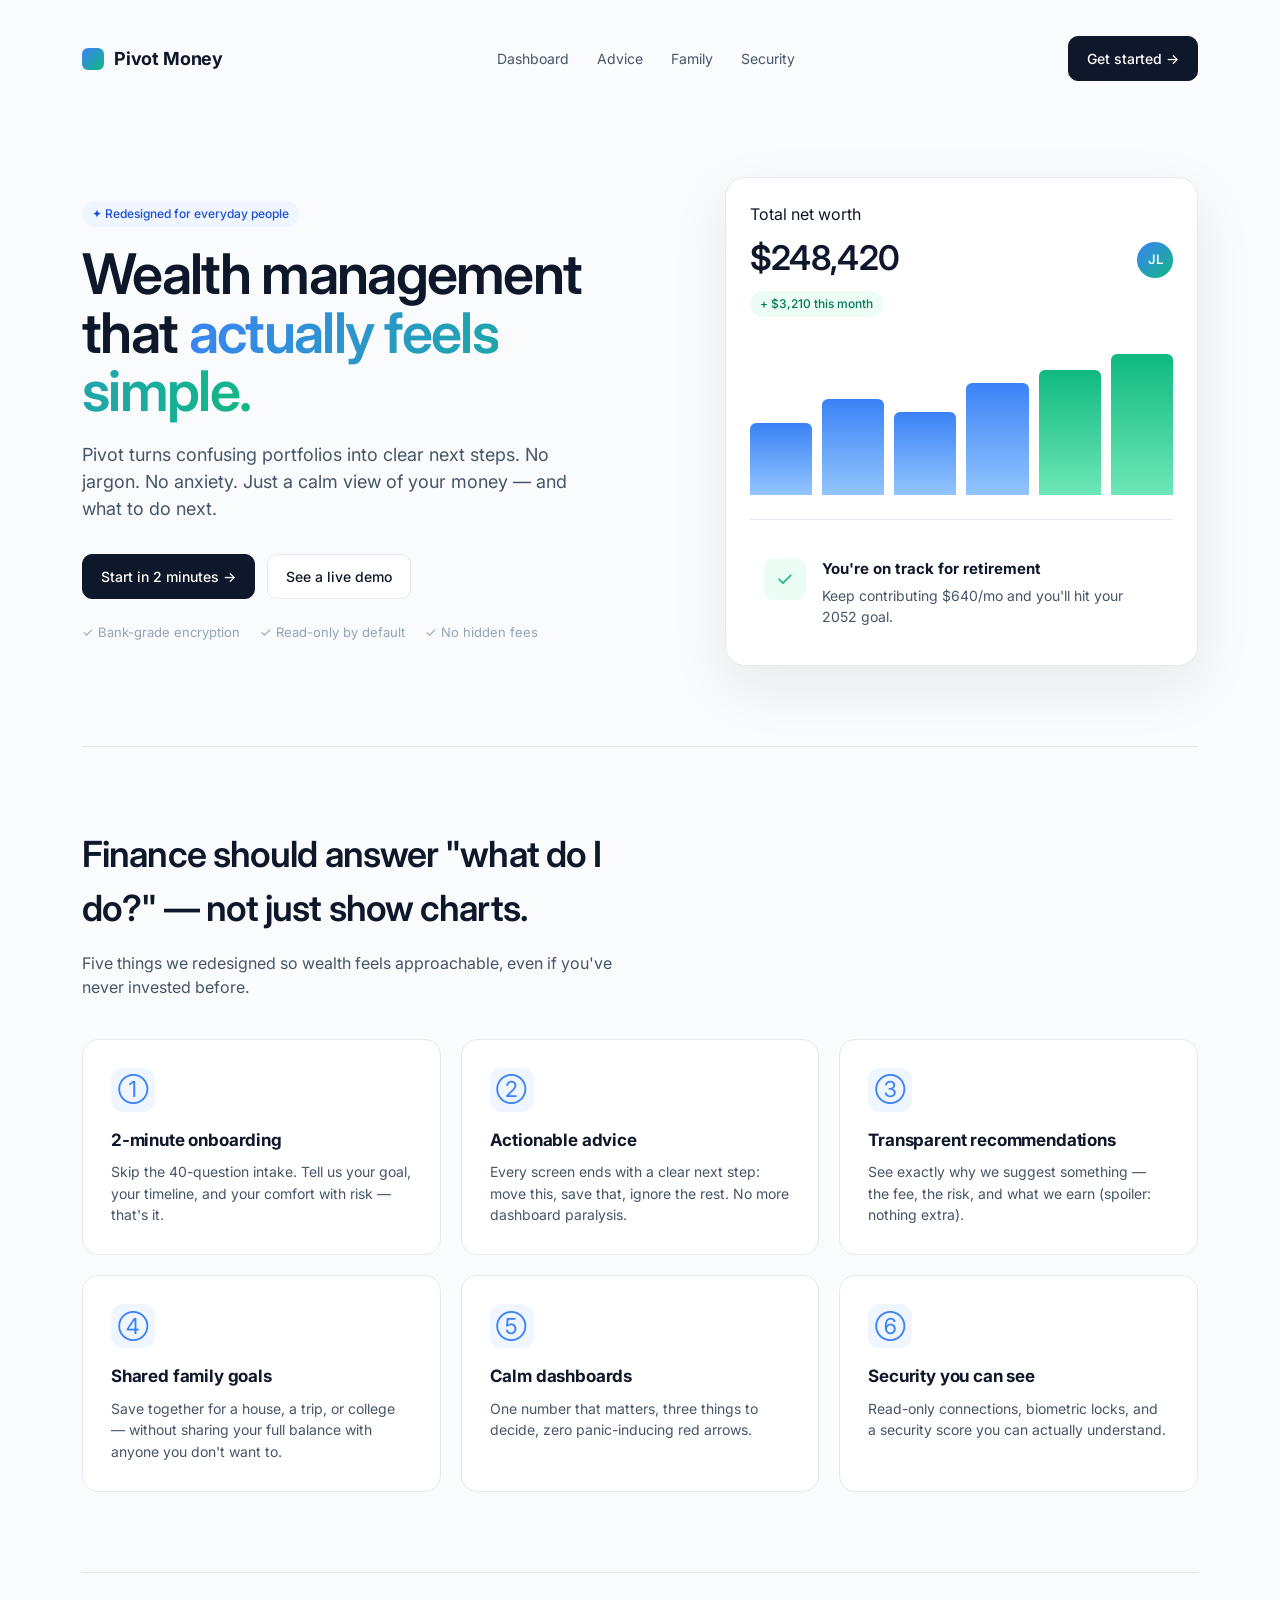
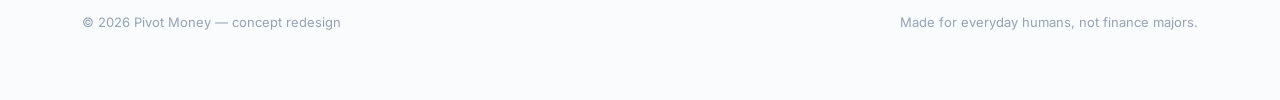
<file: index.html>
<!doctype html>
<html lang="en">
<head>
<meta charset="utf-8"/>
<meta name="viewport" content="width=device-width,initial-scale=1"/>
<title>Pivot Money — Wealth, simplified</title>
<link rel="stylesheet" href="assets/style.css"/>
</head>
<body>
<div class="land">
  <nav class="nav-top">
    <a class="logo" href="index.html"><span class="dot"></span> Pivot Money</a>
    <div class="links">
      <a href="dashboard.html">Dashboard</a>
      <a href="advice.html">Advice</a>
      <a href="family.html">Family</a>
      <a href="security.html">Security</a>
    </div>
    <a class="btn primary" href="onboarding.html">Get started →</a>
  </nav>

  <section class="hero">
    <div>
      <span class="pill brand">✦ Redesigned for everyday people</span>
      <h1 style="margin-top:18px">Wealth management that <em>actually feels simple.</em></h1>
      <p class="lead">Pivot turns confusing portfolios into clear next steps. No jargon. No anxiety. Just a calm view of your money — and what to do next.</p>
      <div class="ctas">
        <a class="btn primary" href="onboarding.html">Start in 2 minutes →</a>
        <a class="btn" href="dashboard.html">See a live demo</a>
      </div>
      <div class="trust">
        <span>✓ Bank-grade encryption</span>
        <span>✓ Read-only by default</span>
        <span>✓ No hidden fees</span>
      </div>
    </div>

    <div class="hero-card">
      <div class="flex-between">
        <div>
          <div class="label">Total net worth</div>
          <div style="font-size:34px;font-weight:600;letter-spacing:-.02em;margin-top:6px">$248,420</div>
          <span class="pill good mt-8">+ $3,210 this month</span>
        </div>
        <div class="avatar">JL</div>
      </div>
      <div class="bars">
        <div class="bar" style="height:45%"></div>
        <div class="bar" style="height:60%"></div>
        <div class="bar" style="height:52%"></div>
        <div class="bar" style="height:70%"></div>
        <div class="bar alt" style="height:78%"></div>
        <div class="bar alt" style="height:88%"></div>
      </div>
      <div class="divider"></div>
      <div class="advice" style="padding:14px;border:0">
        <div class="ico-box g">✓</div>
        <div>
          <h4>You're on track for retirement</h4>
          <p style="margin:0">Keep contributing $640/mo and you'll hit your 2052 goal.</p>
        </div>
      </div>
    </div>
  </section>

  <section class="section">
    <h2>Finance should answer "what do I do?" — not just show charts.</h2>
    <p class="lead">Five things we redesigned so wealth feels approachable, even if you've never invested before.</p>
    <div class="feat-grid">
      <div class="feat">
        <div class="ico-box">①</div>
        <h3>2-minute onboarding</h3>
        <p>Skip the 40-question intake. Tell us your goal, your timeline, and your comfort with risk — that's it.</p>
      </div>
      <div class="feat">
        <div class="ico-box">②</div>
        <h3>Actionable advice</h3>
        <p>Every screen ends with a clear next step: move this, save that, ignore the rest. No more dashboard paralysis.</p>
      </div>
      <div class="feat">
        <div class="ico-box">③</div>
        <h3>Transparent recommendations</h3>
        <p>See exactly why we suggest something — the fee, the risk, and what we earn (spoiler: nothing extra).</p>
      </div>
      <div class="feat">
        <div class="ico-box">④</div>
        <h3>Shared family goals</h3>
        <p>Save together for a house, a trip, or college — without sharing your full balance with anyone you don't want to.</p>
      </div>
      <div class="feat">
        <div class="ico-box">⑤</div>
        <h3>Calm dashboards</h3>
        <p>One number that matters, three things to decide, zero panic-inducing red arrows.</p>
      </div>
      <div class="feat">
        <div class="ico-box">⑥</div>
        <h3>Security you can see</h3>
        <p>Read-only connections, biometric locks, and a security score you can actually understand.</p>
      </div>
    </div>
  </section>

  <footer>
    <span>© 2026 Pivot Money — concept redesign</span>
    <span>Made for everyday humans, not finance majors.</span>
  </footer>
</div>
</body>
</html>
</file>
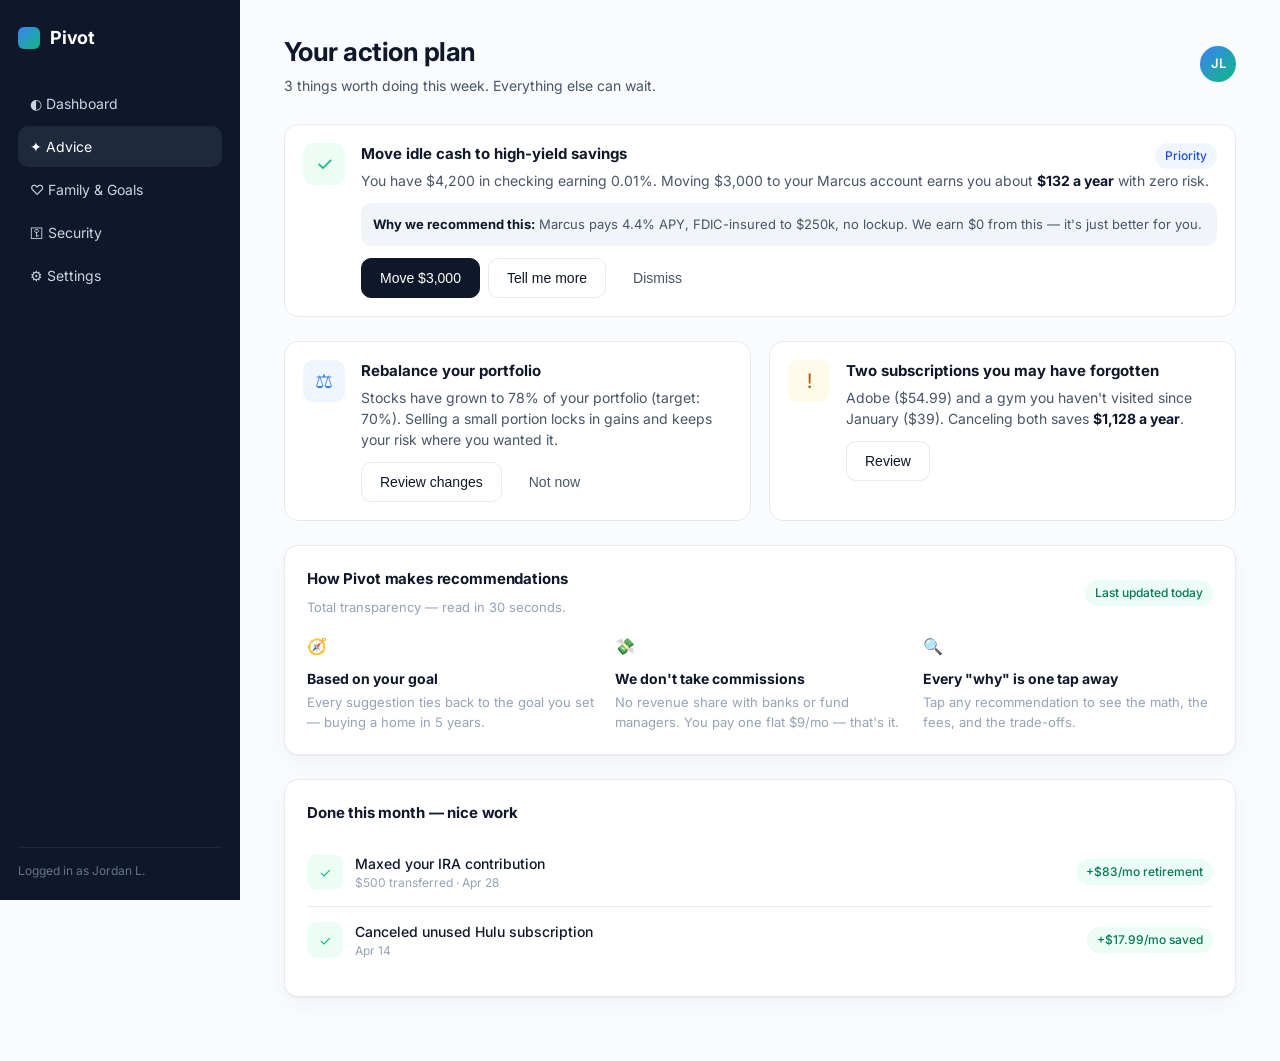
<file: advice.html>
<!doctype html>
<html lang="en">
<head>
<meta charset="utf-8"/>
<meta name="viewport" content="width=device-width,initial-scale=1"/>
<title>Advice — Pivot Money</title>
<link rel="stylesheet" href="assets/style.css"/>
</head>
<body>
<div class="shell">
  <aside class="sidebar">
    <a class="logo" href="index.html"><span class="dot"></span> Pivot</a>
    <nav class="nav">
      <a href="dashboard.html">◐ Dashboard</a>
      <a href="advice.html" class="active">✦ Advice</a>
      <a href="family.html">♡ Family & Goals</a>
      <a href="security.html">⚿ Security</a>
      <a href="#">⚙ Settings</a>
    </nav>
    <div class="side-foot">Logged in as Jordan L.</div>
  </aside>

  <main class="main">
    <div class="topbar">
      <div>
        <h1>Your action plan</h1>
        <div class="sub">3 things worth doing this week. Everything else can wait.</div>
      </div>
      <div class="avatar">JL</div>
    </div>

    <!-- Priority advice -->
    <div class="row" style="margin-bottom:24px">
      <div class="advice" style="flex:1">
        <div class="ico-box g">✓</div>
        <div style="flex:1">
          <div class="flex-between">
            <h4>Move idle cash to high-yield savings</h4>
            <span class="pill brand">Priority</span>
          </div>
          <p>You have $4,200 in checking earning 0.01%. Moving $3,000 to your Marcus account earns you about <strong style="color:var(--ink)">$132 a year</strong> with zero risk.</p>
          <div style="background:var(--soft);padding:12px;border-radius:10px;margin-bottom:12px;font-size:13px;color:var(--ink-soft)">
            <strong style="color:var(--ink)">Why we recommend this:</strong> Marcus pays 4.4% APY, FDIC-insured to $250k, no lockup. We earn $0 from this — it's just better for you.
          </div>
          <div class="actions">
            <button class="btn primary">Move $3,000</button>
            <button class="btn">Tell me more</button>
            <button class="btn ghost">Dismiss</button>
          </div>
        </div>
      </div>
    </div>

    <div class="row">
      <div class="advice" style="flex:1">
        <div class="ico-box">⚖</div>
        <div style="flex:1">
          <h4>Rebalance your portfolio</h4>
          <p>Stocks have grown to 78% of your portfolio (target: 70%). Selling a small portion locks in gains and keeps your risk where you wanted it.</p>
          <div class="actions">
            <button class="btn">Review changes</button>
            <button class="btn ghost">Not now</button>
          </div>
        </div>
      </div>

      <div class="advice" style="flex:1">
        <div class="ico-box w">!</div>
        <div style="flex:1">
          <h4>Two subscriptions you may have forgotten</h4>
          <p>Adobe ($54.99) and a gym you haven't visited since January ($39). Canceling both saves <strong style="color:var(--ink)">$1,128 a year</strong>.</p>
          <div class="actions">
            <button class="btn">Review</button>
          </div>
        </div>
      </div>
    </div>

    <!-- Why we recommend section -->
    <div class="card mt-24">
      <div class="flex-between" style="margin-bottom:14px">
        <div>
          <h3>How Pivot makes recommendations</h3>
          <span class="small muted">Total transparency — read in 30 seconds.</span>
        </div>
        <span class="pill good">Last updated today</span>
      </div>
      <div class="grid cols-3 mt-16">
        <div>
          <div class="ico-box" style="margin-bottom:10px">🧭</div>
          <h4 style="margin:0 0 4px;font-size:14px">Based on your goal</h4>
          <p class="small muted" style="margin:0">Every suggestion ties back to the goal you set — buying a home in 5 years.</p>
        </div>
        <div>
          <div class="ico-box g" style="margin-bottom:10px">💸</div>
          <h4 style="margin:0 0 4px;font-size:14px">We don't take commissions</h4>
          <p class="small muted" style="margin:0">No revenue share with banks or fund managers. You pay one flat $9/mo — that's it.</p>
        </div>
        <div>
          <div class="ico-box w" style="margin-bottom:10px">🔍</div>
          <h4 style="margin:0 0 4px;font-size:14px">Every "why" is one tap away</h4>
          <p class="small muted" style="margin:0">Tap any recommendation to see the math, the fees, and the trade-offs.</p>
        </div>
      </div>
    </div>

    <!-- Done -->
    <div class="card mt-24">
      <h3 style="margin-bottom:14px">Done this month — nice work</h3>
      <div class="list">
        <div class="item">
          <div class="left"><div class="ico" style="background:#ecfdf5;color:var(--good)">✓</div><div><div class="name">Maxed your IRA contribution</div><div class="sub">$500 transferred · Apr 28</div></div></div>
          <span class="pill good">+$83/mo retirement</span>
        </div>
        <div class="item">
          <div class="left"><div class="ico" style="background:#ecfdf5;color:var(--good)">✓</div><div><div class="name">Canceled unused Hulu subscription</div><div class="sub">Apr 14</div></div></div>
          <span class="pill good">+$17.99/mo saved</span>
        </div>
      </div>
    </div>
  </main>
</div>
</body>
</html>
</file>
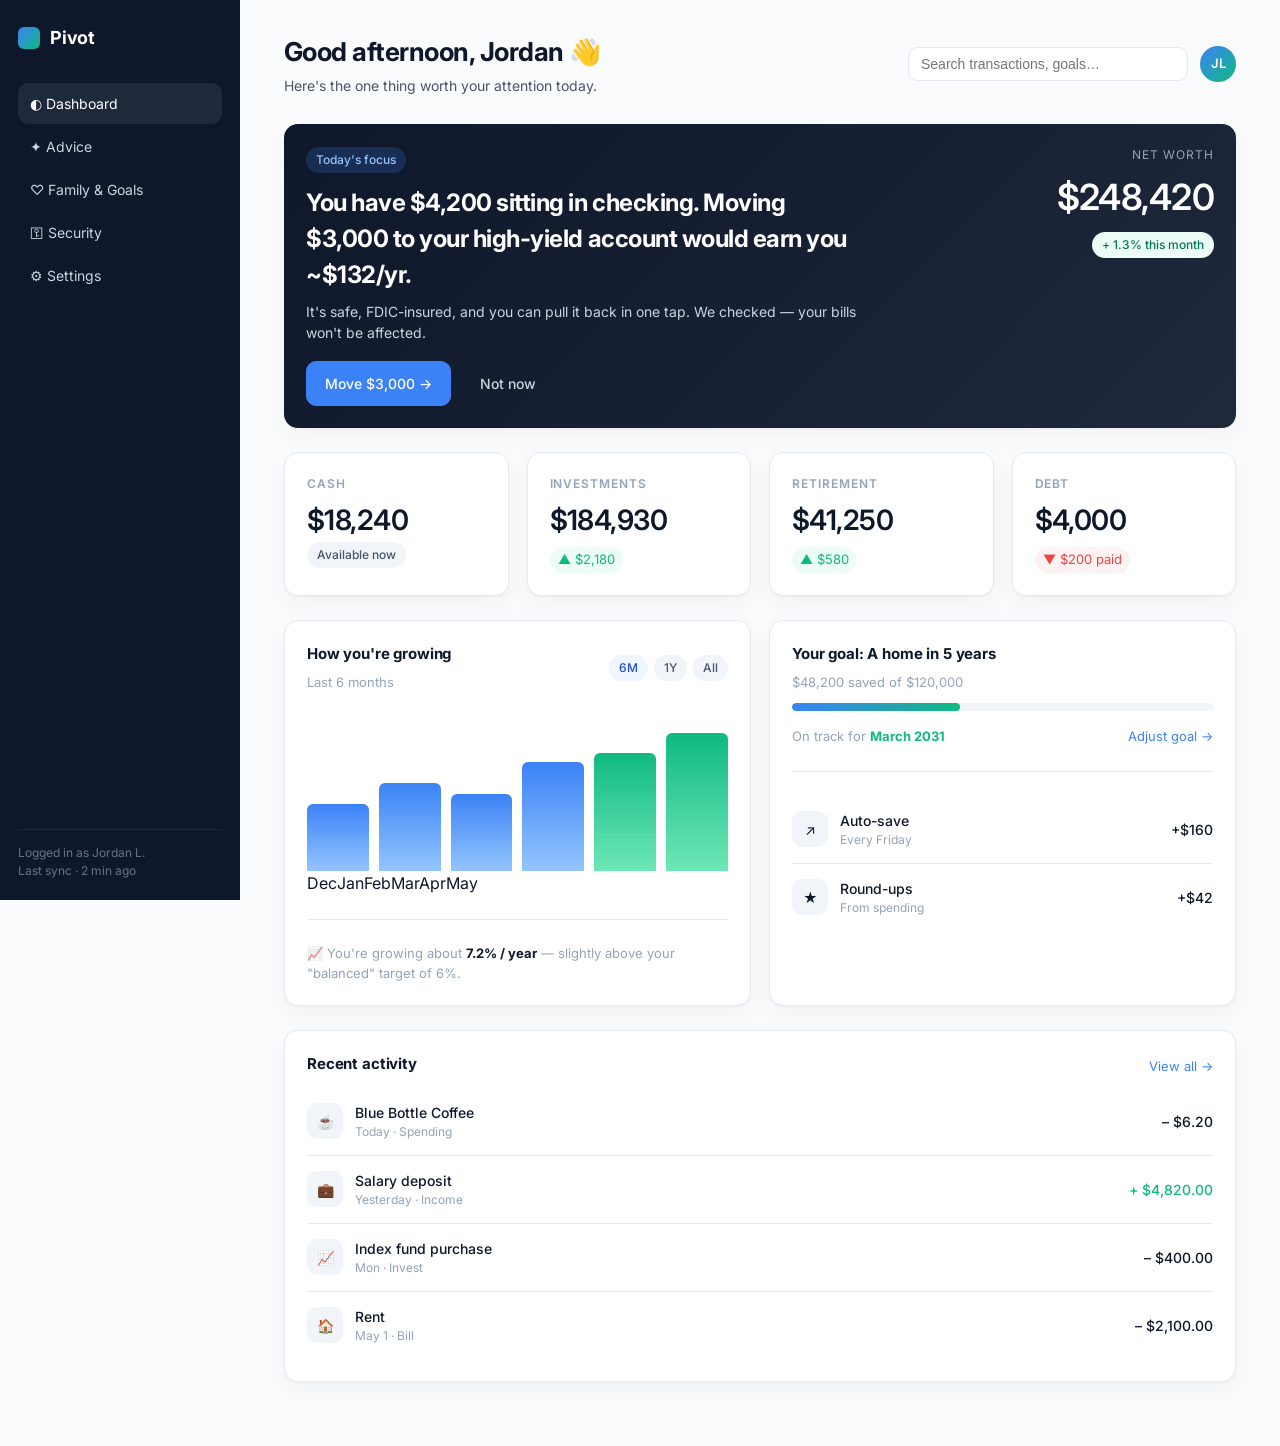
<file: dashboard.html>
<!doctype html>
<html lang="en">
<head>
<meta charset="utf-8"/>
<meta name="viewport" content="width=device-width,initial-scale=1"/>
<title>Dashboard — Pivot Money</title>
<link rel="stylesheet" href="assets/style.css"/>
</head>
<body>
<div class="shell">
  <aside class="sidebar">
    <a class="logo" href="index.html"><span class="dot"></span> Pivot</a>
    <nav class="nav">
      <a href="dashboard.html" class="active">◐ Dashboard</a>
      <a href="advice.html">✦ Advice</a>
      <a href="family.html">♡ Family & Goals</a>
      <a href="security.html">⚿ Security</a>
      <a href="#">⚙ Settings</a>
    </nav>
    <div class="side-foot">Logged in as Jordan L.<br/>Last sync · 2 min ago</div>
  </aside>

  <main class="main">
    <div class="topbar">
      <div>
        <h1>Good afternoon, Jordan 👋</h1>
        <div class="sub">Here's the one thing worth your attention today.</div>
      </div>
      <div style="display:flex;gap:12px;align-items:center">
        <input class="search" placeholder="Search transactions, goals…"/>
        <div class="avatar">JL</div>
      </div>
    </div>

    <!-- Hero advice -->
    <div class="card" style="background:linear-gradient(135deg,#0F172A,#1e293b);color:#fff;border:0;margin-bottom:24px">
      <div style="display:flex;justify-content:space-between;align-items:flex-start;gap:24px;flex-wrap:wrap">
        <div style="max-width:560px">
          <span class="pill" style="background:rgba(59,130,246,.2);color:#93c5fd">Today's focus</span>
          <h2 style="font-size:24px;margin:12px 0 8px;letter-spacing:-.02em">You have $4,200 sitting in checking. Moving $3,000 to your high-yield account would earn you ~$132/yr.</h2>
          <p style="color:#cbd5e1;margin:0 0 18px;font-size:14px">It's safe, FDIC-insured, and you can pull it back in one tap. We checked — your bills won't be affected.</p>
          <div style="display:flex;gap:10px">
            <a class="btn brand" href="#">Move $3,000 →</a>
            <a class="btn ghost" style="color:#cbd5e1" href="#">Not now</a>
          </div>
        </div>
        <div style="text-align:right">
          <div style="font-size:12px;color:#94a3b8;text-transform:uppercase;letter-spacing:.08em">Net worth</div>
          <div style="font-size:36px;font-weight:600;margin-top:6px;letter-spacing:-.02em">$248,420</div>
          <span class="pill good mt-8">+ 1.3% this month</span>
        </div>
      </div>
    </div>

    <!-- KPIs -->
    <div class="grid cols-4" style="margin-bottom:24px">
      <div class="card kpi">
        <div class="label">Cash</div>
        <div class="val">$18,240</div>
        <span class="pill">Available now</span>
      </div>
      <div class="card kpi">
        <div class="label">Investments</div>
        <div class="val">$184,930</div>
        <span class="delta">▲ $2,180</span>
      </div>
      <div class="card kpi">
        <div class="label">Retirement</div>
        <div class="val">$41,250</div>
        <span class="delta">▲ $580</span>
      </div>
      <div class="card kpi">
        <div class="label">Debt</div>
        <div class="val">$4,000</div>
        <span class="delta neg">▼ $200 paid</span>
      </div>
    </div>

    <div class="grid cols-2">
      <!-- Chart -->
      <div class="card">
        <div class="flex-between">
          <div>
            <h3>How you're growing</h3>
            <span class="small muted">Last 6 months</span>
          </div>
          <div style="display:flex;gap:6px">
            <span class="pill brand">6M</span>
            <span class="pill">1Y</span>
            <span class="pill">All</span>
          </div>
        </div>
        <div class="bars">
          <div class="bar" style="height:42%"></div>
          <div class="bar" style="height:55%"></div>
          <div class="bar" style="height:48%"></div>
          <div class="bar" style="height:68%"></div>
          <div class="bar alt" style="height:74%"></div>
          <div class="bar alt" style="height:86%"></div>
        </div>
        <div class="lbl"><span>Dec</span><span>Jan</span><span>Feb</span><span>Mar</span><span>Apr</span><span>May</span></div>
        <div class="divider"></div>
        <p class="small muted" style="margin:0">📈 You're growing about <strong style="color:var(--ink)">7.2% / year</strong> — slightly above your "balanced" target of 6%.</p>
      </div>

      <!-- Goal progress -->
      <div class="card">
        <h3>Your goal: A home in 5 years</h3>
        <span class="small muted">$48,200 saved of $120,000</span>
        <div class="progress"><span style="width:40%"></span></div>
        <div class="flex-between mt-16">
          <span class="small muted">On track for <strong style="color:var(--good)">March 2031</strong></span>
          <a href="family.html" class="small" style="color:var(--brand)">Adjust goal →</a>
        </div>
        <div class="divider"></div>
        <div class="list">
          <div class="item">
            <div class="left"><div class="ico">↗</div><div><div class="name">Auto-save</div><div class="sub">Every Friday</div></div></div>
            <div class="amt">+$160</div>
          </div>
          <div class="item">
            <div class="left"><div class="ico">★</div><div><div class="name">Round-ups</div><div class="sub">From spending</div></div></div>
            <div class="amt">+$42</div>
          </div>
        </div>
      </div>
    </div>

    <!-- Recent -->
    <div class="card mt-24">
      <div class="flex-between" style="margin-bottom:8px">
        <h3>Recent activity</h3>
        <a href="#" class="small" style="color:var(--brand)">View all →</a>
      </div>
      <div class="list">
        <div class="item">
          <div class="left"><div class="ico">☕</div><div><div class="name">Blue Bottle Coffee</div><div class="sub">Today · Spending</div></div></div>
          <div class="amt">– $6.20</div>
        </div>
        <div class="item">
          <div class="left"><div class="ico">💼</div><div><div class="name">Salary deposit</div><div class="sub">Yesterday · Income</div></div></div>
          <div class="amt" style="color:var(--good)">+ $4,820.00</div>
        </div>
        <div class="item">
          <div class="left"><div class="ico">📈</div><div><div class="name">Index fund purchase</div><div class="sub">Mon · Invest</div></div></div>
          <div class="amt">– $400.00</div>
        </div>
        <div class="item">
          <div class="left"><div class="ico">🏠</div><div><div class="name">Rent</div><div class="sub">May 1 · Bill</div></div></div>
          <div class="amt">– $2,100.00</div>
        </div>
      </div>
    </div>
  </main>
</div>
</body>
</html>
</file>
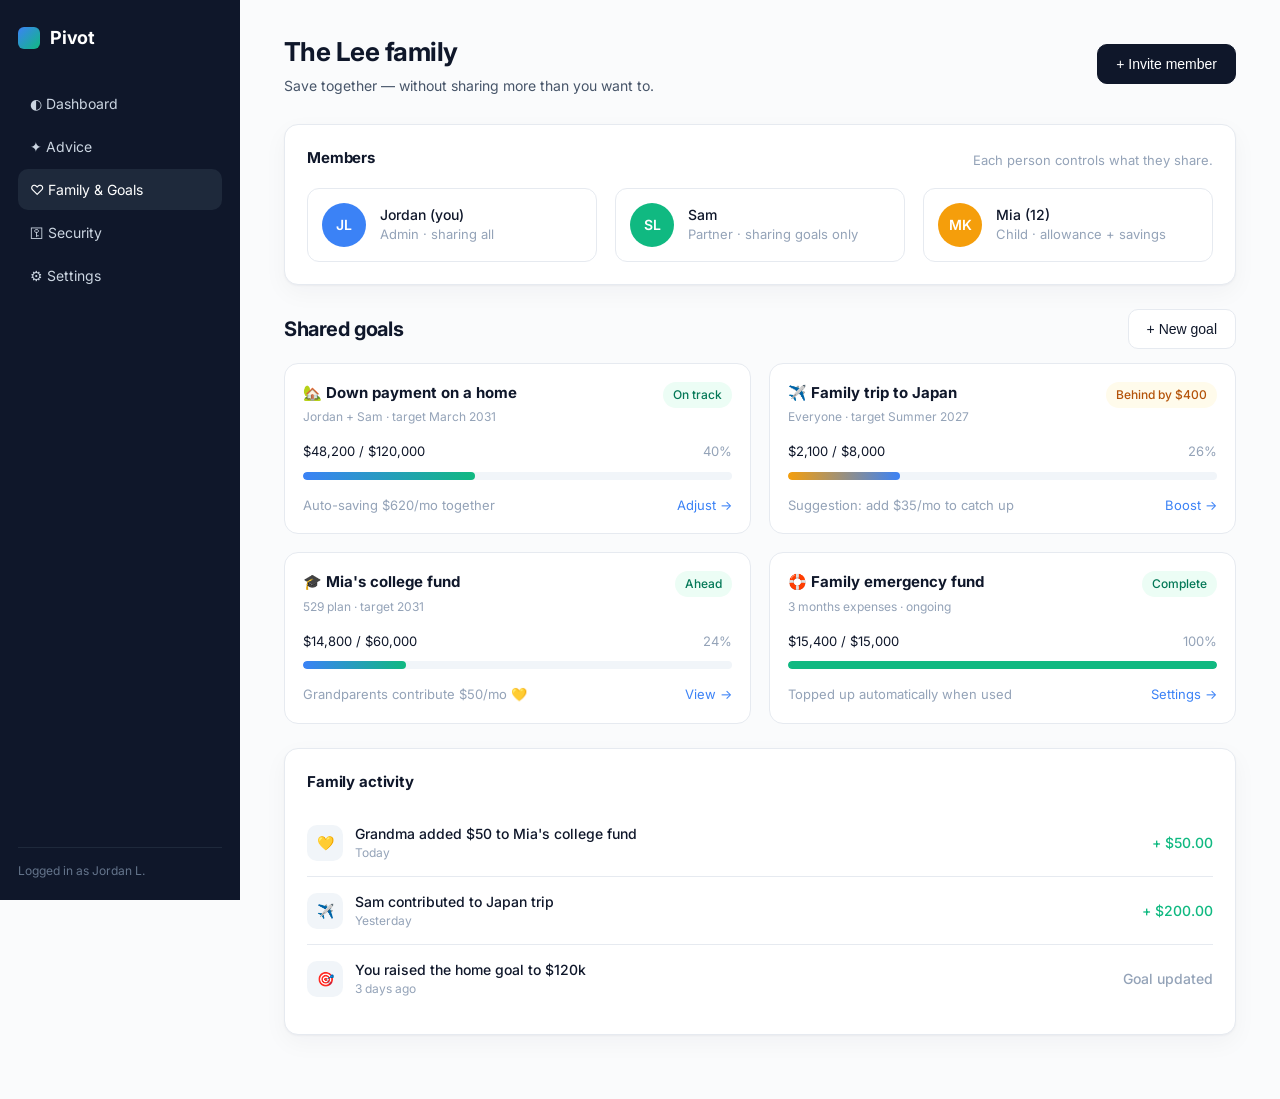
<file: family.html>
<!doctype html>
<html lang="en">
<head>
<meta charset="utf-8"/>
<meta name="viewport" content="width=device-width,initial-scale=1"/>
<title>Family & Goals — Pivot Money</title>
<link rel="stylesheet" href="assets/style.css"/>
</head>
<body>
<div class="shell">
  <aside class="sidebar">
    <a class="logo" href="index.html"><span class="dot"></span> Pivot</a>
    <nav class="nav">
      <a href="dashboard.html">◐ Dashboard</a>
      <a href="advice.html">✦ Advice</a>
      <a href="family.html" class="active">♡ Family & Goals</a>
      <a href="security.html">⚿ Security</a>
      <a href="#">⚙ Settings</a>
    </nav>
    <div class="side-foot">Logged in as Jordan L.</div>
  </aside>

  <main class="main">
    <div class="topbar">
      <div>
        <h1>The Lee family</h1>
        <div class="sub">Save together — without sharing more than you want to.</div>
      </div>
      <button class="btn primary">+ Invite member</button>
    </div>

    <!-- Members -->
    <div class="card" style="margin-bottom:24px">
      <div class="flex-between" style="margin-bottom:14px">
        <h3>Members</h3>
        <span class="small muted">Each person controls what they share.</span>
      </div>
      <div class="grid cols-3">
        <div class="member">
          <div class="av" style="background:#3B82F6">JL</div>
          <div><div style="font-weight:500;font-size:14px">Jordan (you)</div><div class="small muted">Admin · sharing all</div></div>
        </div>
        <div class="member">
          <div class="av" style="background:#10B981">SL</div>
          <div><div style="font-weight:500;font-size:14px">Sam</div><div class="small muted">Partner · sharing goals only</div></div>
        </div>
        <div class="member">
          <div class="av" style="background:#f59e0b">MK</div>
          <div><div style="font-weight:500;font-size:14px">Mia (12)</div><div class="small muted">Child · allowance + savings</div></div>
        </div>
      </div>
    </div>

    <!-- Shared goals -->
    <div class="flex-between" style="margin-bottom:14px">
      <h2 style="font-size:20px;letter-spacing:-.02em;margin:0">Shared goals</h2>
      <button class="btn">+ New goal</button>
    </div>

    <div class="grid cols-2">
      <div class="goal">
        <div class="top">
          <div>
            <h4>🏡 Down payment on a home</h4>
            <div class="meta">Jordan + Sam · target March 2031</div>
          </div>
          <span class="pill good">On track</span>
        </div>
        <div class="flex-between mt-16"><span class="small">$48,200 / $120,000</span><span class="small muted">40%</span></div>
        <div class="progress"><span style="width:40%"></span></div>
        <div class="flex-between mt-16">
          <span class="small muted">Auto-saving $620/mo together</span>
          <a href="#" class="small" style="color:var(--brand)">Adjust →</a>
        </div>
      </div>

      <div class="goal">
        <div class="top">
          <div>
            <h4>✈️ Family trip to Japan</h4>
            <div class="meta">Everyone · target Summer 2027</div>
          </div>
          <span class="pill warn">Behind by $400</span>
        </div>
        <div class="flex-between mt-16"><span class="small">$2,100 / $8,000</span><span class="small muted">26%</span></div>
        <div class="progress"><span style="width:26%;background:linear-gradient(90deg,var(--warn),var(--brand))"></span></div>
        <div class="flex-between mt-16">
          <span class="small muted">Suggestion: add $35/mo to catch up</span>
          <a href="#" class="small" style="color:var(--brand)">Boost →</a>
        </div>
      </div>

      <div class="goal">
        <div class="top">
          <div>
            <h4>🎓 Mia's college fund</h4>
            <div class="meta">529 plan · target 2031</div>
          </div>
          <span class="pill good">Ahead</span>
        </div>
        <div class="flex-between mt-16"><span class="small">$14,800 / $60,000</span><span class="small muted">24%</span></div>
        <div class="progress"><span style="width:24%"></span></div>
        <div class="flex-between mt-16">
          <span class="small muted">Grandparents contribute $50/mo 💛</span>
          <a href="#" class="small" style="color:var(--brand)">View →</a>
        </div>
      </div>

      <div class="goal">
        <div class="top">
          <div>
            <h4>🛟 Family emergency fund</h4>
            <div class="meta">3 months expenses · ongoing</div>
          </div>
          <span class="pill good">Complete</span>
        </div>
        <div class="flex-between mt-16"><span class="small">$15,400 / $15,000</span><span class="small muted">100%</span></div>
        <div class="progress"><span style="width:100%;background:var(--good)"></span></div>
        <div class="flex-between mt-16">
          <span class="small muted">Topped up automatically when used</span>
          <a href="#" class="small" style="color:var(--brand)">Settings →</a>
        </div>
      </div>
    </div>

    <!-- Activity -->
    <div class="card mt-24">
      <h3>Family activity</h3>
      <div class="list mt-16">
        <div class="item">
          <div class="left"><div class="ico">💛</div><div><div class="name">Grandma added $50 to Mia's college fund</div><div class="sub">Today</div></div></div>
          <div class="amt" style="color:var(--good)">+ $50.00</div>
        </div>
        <div class="item">
          <div class="left"><div class="ico">✈️</div><div><div class="name">Sam contributed to Japan trip</div><div class="sub">Yesterday</div></div></div>
          <div class="amt" style="color:var(--good)">+ $200.00</div>
        </div>
        <div class="item">
          <div class="left"><div class="ico">🎯</div><div><div class="name">You raised the home goal to $120k</div><div class="sub">3 days ago</div></div></div>
          <div class="amt small muted">Goal updated</div>
        </div>
      </div>
    </div>
  </main>
</div>
</body>
</html>
</file>
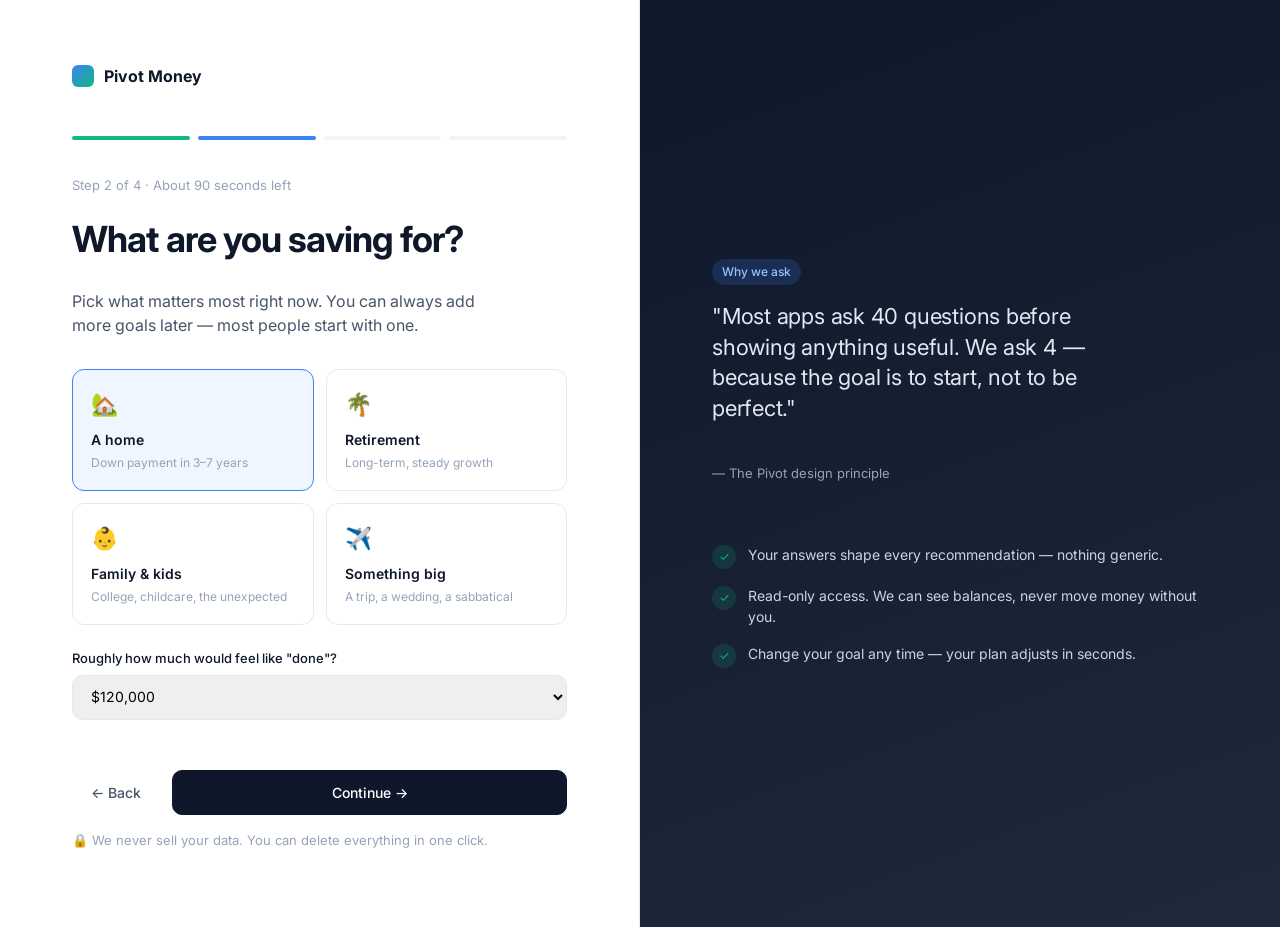
<file: onboarding.html>
<!doctype html>
<html lang="en">
<head>
<meta charset="utf-8"/>
<meta name="viewport" content="width=device-width,initial-scale=1"/>
<title>Welcome — Pivot Money</title>
<link rel="stylesheet" href="assets/style.css"/>
</head>
<body>
<div class="onb">
  <div class="pane left">
    <a class="logo" href="index.html" style="font-weight:700;font-size:16px;display:flex;align-items:center;gap:10px;margin-bottom:48px;color:var(--ink)">
      <span style="width:22px;height:22px;border-radius:6px;background:linear-gradient(135deg,var(--brand),var(--good));display:inline-block"></span>
      Pivot Money
    </a>

    <div class="steps">
      <div class="step done"></div>
      <div class="step cur"></div>
      <div class="step"></div>
      <div class="step"></div>
    </div>
    <span class="small muted">Step 2 of 4 · About 90 seconds left</span>

    <h1 style="margin-top:24px">What are you saving for?</h1>
    <p class="lead">Pick what matters most right now. You can always add more goals later — most people start with one.</p>

    <div class="opt-grid">
      <div class="opt sel">
        <div class="emoji">🏡</div>
        <div class="t">A home</div>
        <div class="d">Down payment in 3–7 years</div>
      </div>
      <div class="opt">
        <div class="emoji">🌴</div>
        <div class="t">Retirement</div>
        <div class="d">Long-term, steady growth</div>
      </div>
      <div class="opt">
        <div class="emoji">👶</div>
        <div class="t">Family & kids</div>
        <div class="d">College, childcare, the unexpected</div>
      </div>
      <div class="opt">
        <div class="emoji">✈️</div>
        <div class="t">Something big</div>
        <div class="d">A trip, a wedding, a sabbatical</div>
      </div>
    </div>

    <div class="field">
      <label>Roughly how much would feel like "done"?</label>
      <select>
        <option>$50,000</option>
        <option selected>$120,000</option>
        <option>$250,000</option>
        <option>I'm not sure yet — help me figure it out</option>
      </select>
    </div>

    <div style="display:flex;gap:12px;margin-top:32px">
      <a class="btn ghost" href="index.html">← Back</a>
      <a class="btn primary" href="dashboard.html" style="flex:1;justify-content:center">Continue →</a>
    </div>
    <p class="small muted mt-16">🔒 We never sell your data. You can delete everything in one click.</p>
  </div>

  <div class="pane right">
    <span class="pill brand" style="background:rgba(59,130,246,.18);color:#93c5fd;width:fit-content">Why we ask</span>
    <p class="quote mt-16">"Most apps ask 40 questions before showing anything useful. We ask 4 — because the goal is to start, not to be perfect."</p>
    <p class="quote-meta">— The Pivot design principle</p>

    <div class="feats">
      <div class="f"><span class="c">✓</span><span>Your answers shape every recommendation — nothing generic.</span></div>
      <div class="f"><span class="c">✓</span><span>Read-only access. We can see balances, never move money without you.</span></div>
      <div class="f"><span class="c">✓</span><span>Change your goal any time — your plan adjusts in seconds.</span></div>
    </div>
  </div>
</div>
</body>
</html>
</file>
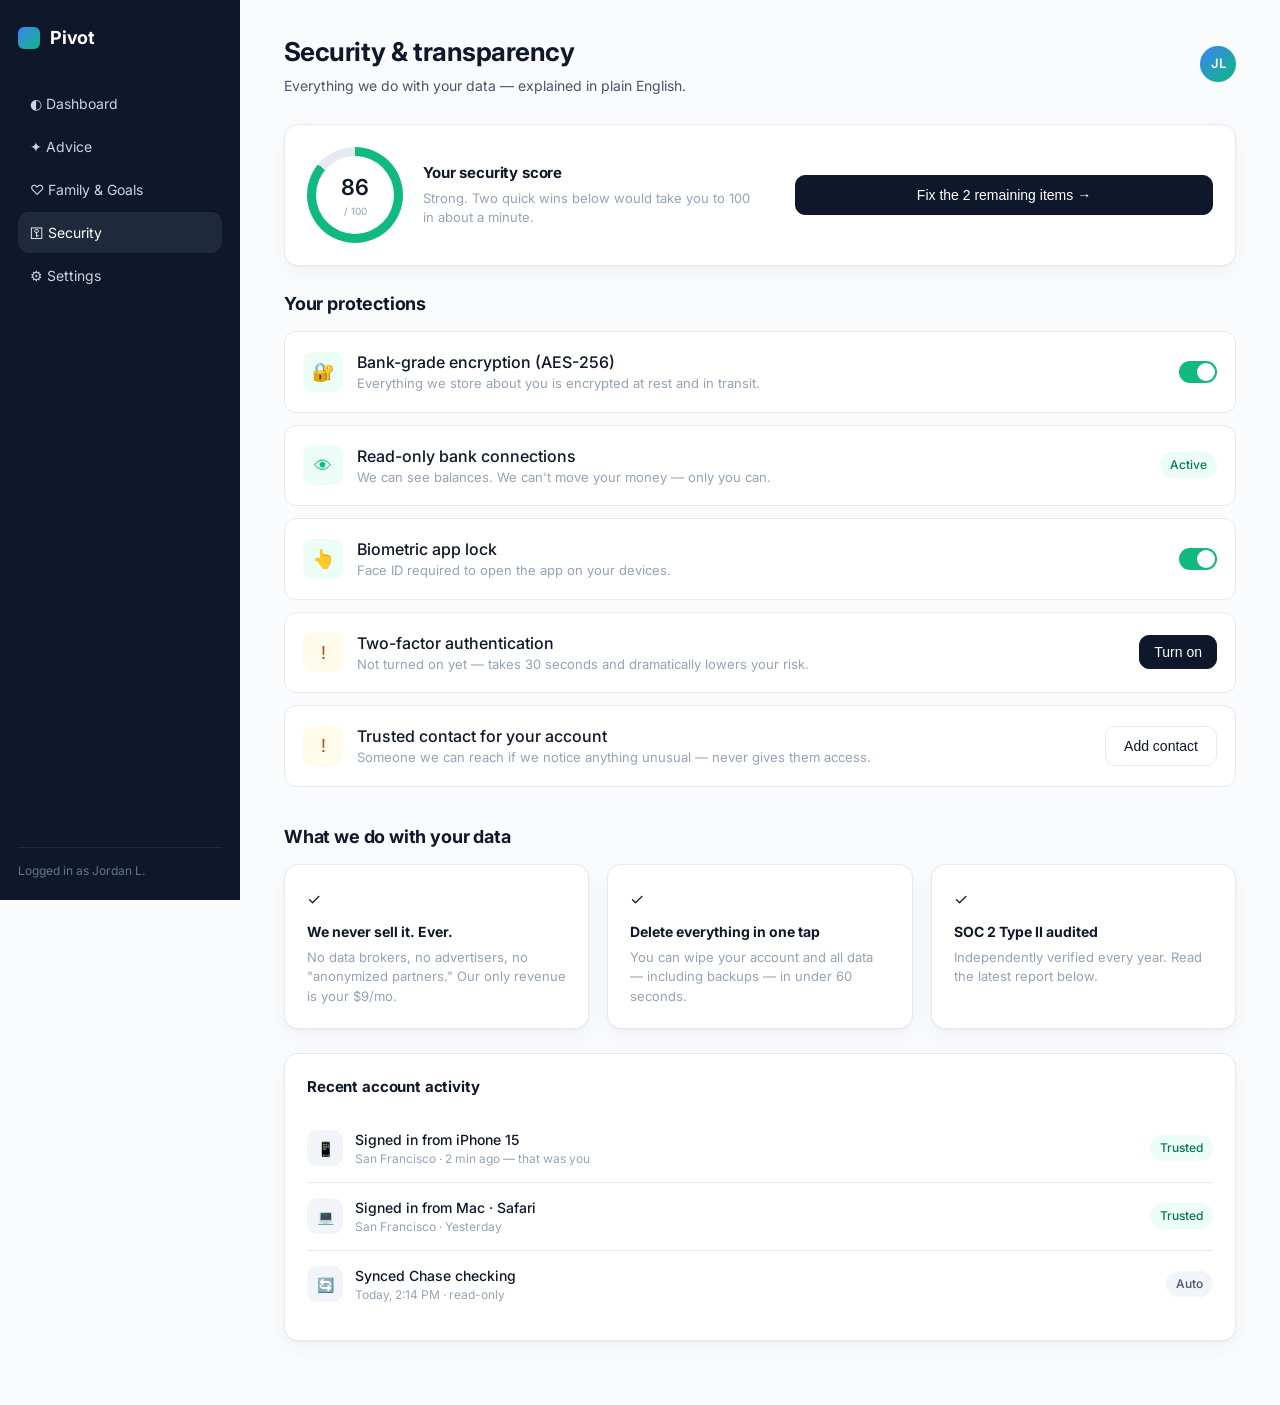
<file: security.html>
<!doctype html>
<html lang="en">
<head>
<meta charset="utf-8"/>
<meta name="viewport" content="width=device-width,initial-scale=1"/>
<title>Security — Pivot Money</title>
<link rel="stylesheet" href="assets/style.css"/>
</head>
<body>
<div class="shell">
  <aside class="sidebar">
    <a class="logo" href="index.html"><span class="dot"></span> Pivot</a>
    <nav class="nav">
      <a href="dashboard.html">◐ Dashboard</a>
      <a href="advice.html">✦ Advice</a>
      <a href="family.html">♡ Family & Goals</a>
      <a href="security.html" class="active">⚿ Security</a>
      <a href="#">⚙ Settings</a>
    </nav>
    <div class="side-foot">Logged in as Jordan L.</div>
  </aside>

  <main class="main">
    <div class="topbar">
      <div>
        <h1>Security & transparency</h1>
        <div class="sub">Everything we do with your data — explained in plain English.</div>
      </div>
      <div class="avatar">JL</div>
    </div>

    <!-- Score -->
    <div class="card" style="margin-bottom:24px;display:flex;gap:32px;align-items:center;flex-wrap:wrap">
      <div style="display:flex;align-items:center;gap:20px">
        <div style="width:96px;height:96px;border-radius:50%;background:conic-gradient(var(--good) 0 86%,#e6eaf0 86% 100%);display:flex;align-items:center;justify-content:center">
          <div style="width:78px;height:78px;background:#fff;border-radius:50%;display:flex;flex-direction:column;align-items:center;justify-content:center">
            <div style="font-size:22px;font-weight:600">86</div>
            <div class="small muted" style="font-size:10px">/ 100</div>
          </div>
        </div>
        <div>
          <h3 style="margin:0">Your security score</h3>
          <p class="small muted" style="margin:4px 0 0;max-width:340px">Strong. Two quick wins below would take you to 100 in about a minute.</p>
        </div>
      </div>
      <div style="flex:1;min-width:240px">
        <button class="btn primary" style="width:100%;justify-content:center">Fix the 2 remaining items →</button>
      </div>
    </div>

    <!-- Checklist -->
    <h3 style="font-size:18px;margin:0 0 14px;letter-spacing:-.01em">Your protections</h3>

    <div class="sec-row">
      <div class="info">
        <div class="ico">🔐</div>
        <div>
          <div style="font-weight:500">Bank-grade encryption (AES-256)</div>
          <div class="small muted">Everything we store about you is encrypted at rest and in transit.</div>
        </div>
      </div>
      <div class="toggle"></div>
    </div>

    <div class="sec-row">
      <div class="info">
        <div class="ico">👁</div>
        <div>
          <div style="font-weight:500">Read-only bank connections</div>
          <div class="small muted">We can see balances. We can't move your money — only you can.</div>
        </div>
      </div>
      <span class="pill good">Active</span>
    </div>

    <div class="sec-row">
      <div class="info">
        <div class="ico">👆</div>
        <div>
          <div style="font-weight:500">Biometric app lock</div>
          <div class="small muted">Face ID required to open the app on your devices.</div>
        </div>
      </div>
      <div class="toggle"></div>
    </div>

    <div class="sec-row">
      <div class="info">
        <div class="ico w">!</div>
        <div>
          <div style="font-weight:500">Two-factor authentication</div>
          <div class="small muted">Not turned on yet — takes 30 seconds and dramatically lowers your risk.</div>
        </div>
      </div>
      <button class="btn primary" style="padding:8px 14px">Turn on</button>
    </div>

    <div class="sec-row">
      <div class="info">
        <div class="ico w">!</div>
        <div>
          <div style="font-weight:500">Trusted contact for your account</div>
          <div class="small muted">Someone we can reach if we notice anything unusual — never gives them access.</div>
        </div>
      </div>
      <button class="btn">Add contact</button>
    </div>

    <!-- Transparency -->
    <h3 style="font-size:18px;margin:36px 0 14px;letter-spacing:-.01em">What we do with your data</h3>
    <div class="grid cols-3">
      <div class="card">
        <div class="ico-box g" style="margin-bottom:10px">✓</div>
        <h4 style="margin:0 0 6px;font-size:14px">We never sell it. Ever.</h4>
        <p class="small muted" style="margin:0">No data brokers, no advertisers, no "anonymized partners." Our only revenue is your $9/mo.</p>
      </div>
      <div class="card">
        <div class="ico-box g" style="margin-bottom:10px">✓</div>
        <h4 style="margin:0 0 6px;font-size:14px">Delete everything in one tap</h4>
        <p class="small muted" style="margin:0">You can wipe your account and all data — including backups — in under 60 seconds.</p>
      </div>
      <div class="card">
        <div class="ico-box g" style="margin-bottom:10px">✓</div>
        <h4 style="margin:0 0 6px;font-size:14px">SOC 2 Type II audited</h4>
        <p class="small muted" style="margin:0">Independently verified every year. Read the latest report below.</p>
      </div>
    </div>

    <!-- Activity -->
    <div class="card mt-24">
      <h3>Recent account activity</h3>
      <div class="list mt-16">
        <div class="item">
          <div class="left"><div class="ico">📱</div><div><div class="name">Signed in from iPhone 15</div><div class="sub">San Francisco · 2 min ago — that was you</div></div></div>
          <span class="pill good">Trusted</span>
        </div>
        <div class="item">
          <div class="left"><div class="ico">💻</div><div><div class="name">Signed in from Mac · Safari</div><div class="sub">San Francisco · Yesterday</div></div></div>
          <span class="pill good">Trusted</span>
        </div>
        <div class="item">
          <div class="left"><div class="ico">🔄</div><div><div class="name">Synced Chase checking</div><div class="sub">Today, 2:14 PM · read-only</div></div></div>
          <span class="pill">Auto</span>
        </div>
      </div>
    </div>
  </main>
</div>
</body>
</html>
</file>
<file: assets/style.css>
@import url('https://fonts.googleapis.com/css2?family=Inter:wght@400;500;600;700&display=swap');
:root{
  --bg:#fafbfc; --ink:#0F172A; --ink-soft:#475569; --muted:#94a3b8;
  --line:#e6eaf0; --card:#ffffff; --brand:#3B82F6; --good:#10B981;
  --warn:#f59e0b; --danger:#ef4444; --soft:#f1f5f9;
  --radius:14px; --shadow:0 1px 2px rgba(15,23,42,.04), 0 8px 24px rgba(15,23,42,.04);
  --font:"Inter",-apple-system,BlinkMacSystemFont,"Segoe UI",sans-serif;
}
*{box-sizing:border-box}
html,body{margin:0;padding:0;background:var(--bg);color:var(--ink);font-family:var(--font);-webkit-font-smoothing:antialiased;line-height:1.5}
a{color:inherit;text-decoration:none}
img{max-width:100%}

/* Layout */
.shell{display:grid;grid-template-columns:240px 1fr;min-height:100vh}
.sidebar{background:var(--ink);color:#cbd5e1;padding:24px 18px;position:sticky;top:0;height:100vh}
.sidebar .logo{color:#fff;font-weight:700;font-size:18px;letter-spacing:-.01em;display:flex;align-items:center;gap:10px;margin-bottom:32px}
.sidebar .logo .dot{width:22px;height:22px;border-radius:6px;background:linear-gradient(135deg,var(--brand),var(--good))}
.nav{display:flex;flex-direction:column;gap:2px}
.nav a{padding:10px 12px;border-radius:10px;font-size:14px;color:#cbd5e1;display:flex;align-items:center;gap:10px}
.nav a:hover{background:#1e293b;color:#fff}
.nav a.active{background:#1e293b;color:#fff}
.nav .ico{width:18px;height:18px;display:inline-block;opacity:.85}
.side-foot{position:absolute;bottom:20px;left:18px;right:18px;font-size:12px;color:#64748b;border-top:1px solid #1e293b;padding-top:14px}

.main{padding:32px 44px 64px;max-width:1180px}
.topbar{display:flex;align-items:center;justify-content:space-between;margin-bottom:28px}
.topbar h1{font-size:26px;margin:0;letter-spacing:-.02em}
.topbar .sub{color:var(--ink-soft);font-size:14px;margin-top:4px}
.search{background:#fff;border:1px solid var(--line);border-radius:10px;padding:8px 12px;font-size:14px;width:280px;color:var(--ink)}
.avatar{width:36px;height:36px;border-radius:50%;background:linear-gradient(135deg,#3B82F6,#10B981);color:#fff;display:inline-flex;align-items:center;justify-content:center;font-size:13px;font-weight:600}

/* Cards */
.card{background:var(--card);border:1px solid var(--line);border-radius:var(--radius);padding:22px;box-shadow:var(--shadow)}
.card h3{margin:0 0 4px;font-size:15px;letter-spacing:-.01em}
.card .label{font-size:12px;color:var(--muted);text-transform:uppercase;letter-spacing:.08em;font-weight:600}
.grid{display:grid;gap:18px}
.grid.cols-3{grid-template-columns:repeat(3,1fr)}
.grid.cols-2{grid-template-columns:1fr 1fr}
.grid.cols-4{grid-template-columns:repeat(4,1fr)}
.row{display:flex;gap:18px;flex-wrap:wrap}

/* KPI */
.kpi .val{font-size:28px;font-weight:600;letter-spacing:-.02em;margin-top:6px}
.kpi .delta{font-size:13px;margin-top:6px;display:inline-flex;gap:6px;align-items:center;padding:3px 8px;border-radius:999px;background:#ecfdf5;color:var(--good)}
.kpi .delta.neg{background:#fef2f2;color:var(--danger)}

/* Buttons */
.btn{display:inline-flex;align-items:center;gap:8px;padding:11px 18px;border-radius:10px;font-size:14px;font-weight:500;border:1px solid var(--line);background:#fff;color:var(--ink);cursor:pointer;transition:all .15s}
.btn:hover{border-color:#cbd5e1}
.btn.primary{background:var(--ink);color:#fff;border-color:var(--ink)}
.btn.primary:hover{background:#1e293b}
.btn.brand{background:var(--brand);color:#fff;border-color:var(--brand)}
.btn.ghost{background:transparent;border-color:transparent;color:var(--ink-soft)}

/* Pills / badges */
.pill{display:inline-flex;align-items:center;gap:6px;padding:4px 10px;border-radius:999px;font-size:12px;background:var(--soft);color:var(--ink-soft);font-weight:500}
.pill.good{background:#ecfdf5;color:#047857}
.pill.warn{background:#fffbeb;color:#b45309}
.pill.brand{background:#eff6ff;color:#1d4ed8}

/* Advice cards */
.advice{display:flex;gap:16px;padding:18px;border:1px solid var(--line);border-radius:var(--radius);background:#fff;align-items:flex-start}
.advice .ico-box{width:42px;height:42px;border-radius:10px;background:#eff6ff;color:var(--brand);display:flex;align-items:center;justify-content:center;font-size:20px;flex-shrink:0}
.advice .ico-box.g{background:#ecfdf5;color:var(--good)}
.advice .ico-box.w{background:#fffbeb;color:#b45309}
.advice h4{margin:0 0 4px;font-size:15px}
.advice p{margin:0 0 12px;color:var(--ink-soft);font-size:14px}
.advice .actions{display:flex;gap:8px}

/* Bar chart (CSS) */
.bars{display:flex;align-items:flex-end;gap:10px;height:160px;margin-top:18px}
.bars .bar{flex:1;background:linear-gradient(180deg,var(--brand),#93c5fd);border-radius:6px 6px 0 0;position:relative}
.bars .bar.alt{background:linear-gradient(180deg,var(--good),#6ee7b7)}
.bars .lbl{display:flex;justify-content:space-between;font-size:11px;color:var(--muted);margin-top:8px}

/* Progress */
.progress{height:8px;background:var(--soft);border-radius:99px;overflow:hidden;margin-top:10px}
.progress > span{display:block;height:100%;background:linear-gradient(90deg,var(--brand),var(--good));border-radius:99px}

/* List */
.list{display:flex;flex-direction:column}
.list .item{display:flex;align-items:center;justify-content:space-between;padding:14px 0;border-bottom:1px solid var(--line)}
.list .item:last-child{border-bottom:0}
.list .item .left{display:flex;align-items:center;gap:12px}
.list .item .ico{width:36px;height:36px;border-radius:10px;background:var(--soft);display:flex;align-items:center;justify-content:center;font-size:14px}
.list .item .name{font-size:14px;font-weight:500}
.list .item .sub{font-size:12px;color:var(--muted)}
.list .item .amt{font-size:14px;font-weight:500}

/* Onboarding */
.onb{min-height:100vh;display:grid;grid-template-columns:1fr 1fr}
.onb .pane{padding:64px 72px;display:flex;flex-direction:column}
.onb .pane.left{background:#fff;border-right:1px solid var(--line)}
.onb .pane.right{background:linear-gradient(160deg,#0F172A,#1e293b);color:#fff;justify-content:center}
.onb h1{font-size:36px;letter-spacing:-.025em;margin:0 0 14px;line-height:1.1}
.onb .lead{color:var(--ink-soft);font-size:16px;margin-bottom:32px;max-width:440px}
.steps{display:flex;gap:8px;margin-bottom:36px}
.steps .step{flex:1;height:4px;border-radius:99px;background:var(--soft)}
.steps .step.done{background:var(--good)}
.steps .step.cur{background:var(--brand)}
.field{margin-bottom:18px}
.field label{display:block;font-size:13px;color:var(--ink);font-weight:500;margin-bottom:6px}
.field input,.field select{width:100%;padding:12px 14px;border:1px solid var(--line);border-radius:10px;font-size:14px;font-family:inherit}
.opt-grid{display:grid;grid-template-columns:1fr 1fr;gap:12px;margin-bottom:24px}
.opt{padding:18px;border:1.5px solid var(--line);border-radius:12px;cursor:pointer;background:#fff}
.opt:hover{border-color:var(--brand)}
.opt.sel{border-color:var(--brand);background:#eff6ff}
.opt .emoji{font-size:22px}
.opt .t{font-weight:600;margin-top:8px;font-size:14px}
.opt .d{font-size:12px;color:var(--muted);margin-top:4px}
.onb .quote{font-size:22px;line-height:1.4;letter-spacing:-.01em;max-width:380px;color:#e2e8f0}
.onb .quote-meta{margin-top:18px;font-size:13px;color:#94a3b8}
.onb .feats{margin-top:48px;display:flex;flex-direction:column;gap:16px}
.onb .feats .f{display:flex;gap:12px;align-items:flex-start;color:#cbd5e1;font-size:14px}
.onb .feats .f .c{width:24px;height:24px;border-radius:50%;background:rgba(16,185,129,.15);color:var(--good);display:flex;align-items:center;justify-content:center;font-size:12px;flex-shrink:0;margin-top:1px}

/* Landing */
.land{max-width:1180px;margin:0 auto;padding:28px 32px}
.nav-top{display:flex;align-items:center;justify-content:space-between;padding:8px 0 64px}
.nav-top .logo{font-weight:700;font-size:18px;display:flex;align-items:center;gap:10px;letter-spacing:-.01em}
.nav-top .logo .dot{width:22px;height:22px;border-radius:6px;background:linear-gradient(135deg,var(--brand),var(--good))}
.nav-top .links{display:flex;gap:28px;font-size:14px;color:var(--ink-soft)}
.nav-top .links a:hover{color:var(--ink)}
.hero{display:grid;grid-template-columns:1.1fr .9fr;gap:64px;align-items:center;padding:32px 0 80px}
.hero h1{font-size:56px;line-height:1.05;letter-spacing:-.03em;margin:0 0 20px;font-weight:600}
.hero h1 em{font-style:normal;background:linear-gradient(120deg,var(--brand),var(--good));-webkit-background-clip:text;background-clip:text;color:transparent}
.hero .lead{font-size:18px;color:var(--ink-soft);margin-bottom:32px;max-width:520px}
.hero .ctas{display:flex;gap:12px;margin-bottom:24px}
.hero .trust{display:flex;gap:20px;font-size:13px;color:var(--muted);align-items:center}
.hero-card{background:#fff;border:1px solid var(--line);border-radius:20px;padding:24px;box-shadow:0 20px 60px rgba(15,23,42,.08)}
.section{padding:80px 0;border-top:1px solid var(--line)}
.section h2{font-size:36px;letter-spacing:-.025em;margin:0 0 12px;font-weight:600;max-width:600px}
.section .lead{color:var(--ink-soft);font-size:16px;margin-bottom:40px;max-width:560px}
.feat-grid{display:grid;grid-template-columns:repeat(3,1fr);gap:20px}
.feat{padding:28px;border:1px solid var(--line);border-radius:16px;background:#fff}
.feat .ico-box{width:44px;height:44px;border-radius:12px;background:#eff6ff;color:var(--brand);display:flex;align-items:center;justify-content:center;font-size:22px;margin-bottom:16px}
.feat h3{margin:0 0 8px;font-size:17px;letter-spacing:-.01em}
.feat p{margin:0;color:var(--ink-soft);font-size:14px;line-height:1.55}
footer{padding:40px 0;border-top:1px solid var(--line);color:var(--muted);font-size:13px;display:flex;justify-content:space-between}

/* Family */
.member{display:flex;align-items:center;gap:14px;padding:14px;border:1px solid var(--line);border-radius:12px;background:#fff}
.member .av{width:44px;height:44px;border-radius:50%;display:flex;align-items:center;justify-content:center;color:#fff;font-weight:600;font-size:14px}
.goal{padding:18px;border:1px solid var(--line);border-radius:14px;background:#fff}
.goal .top{display:flex;justify-content:space-between;align-items:flex-start;margin-bottom:10px}
.goal h4{margin:0;font-size:15px}
.goal .meta{font-size:12px;color:var(--muted);margin-top:4px}

/* Security */
.sec-row{display:flex;align-items:center;justify-content:space-between;padding:18px;border:1px solid var(--line);border-radius:12px;background:#fff;margin-bottom:12px}
.sec-row .info{display:flex;align-items:center;gap:14px}
.sec-row .ico{width:40px;height:40px;border-radius:10px;background:#ecfdf5;color:var(--good);display:flex;align-items:center;justify-content:center;font-size:18px}
.sec-row .ico.w{background:#fffbeb;color:#b45309}

/* Toggle */
.toggle{width:38px;height:22px;background:var(--good);border-radius:99px;position:relative;cursor:pointer}
.toggle::after{content:"";width:18px;height:18px;background:#fff;border-radius:50%;position:absolute;top:2px;right:2px}
.toggle.off{background:#cbd5e1}
.toggle.off::after{right:auto;left:2px}

/* Misc */
.divider{height:1px;background:var(--line);margin:24px 0}
.muted{color:var(--muted)}
.small{font-size:13px}
.flex-between{display:flex;justify-content:space-between;align-items:center}
.gap-8{gap:8px}.gap-12{gap:12px}.mt-8{margin-top:8px}.mt-16{margin-top:16px}.mt-24{margin-top:24px}
@media(max-width:900px){.shell{grid-template-columns:1fr}.sidebar{position:static;height:auto}.hero,.onb{grid-template-columns:1fr}.grid.cols-3,.grid.cols-4,.feat-grid{grid-template-columns:1fr 1fr}}
</file>
